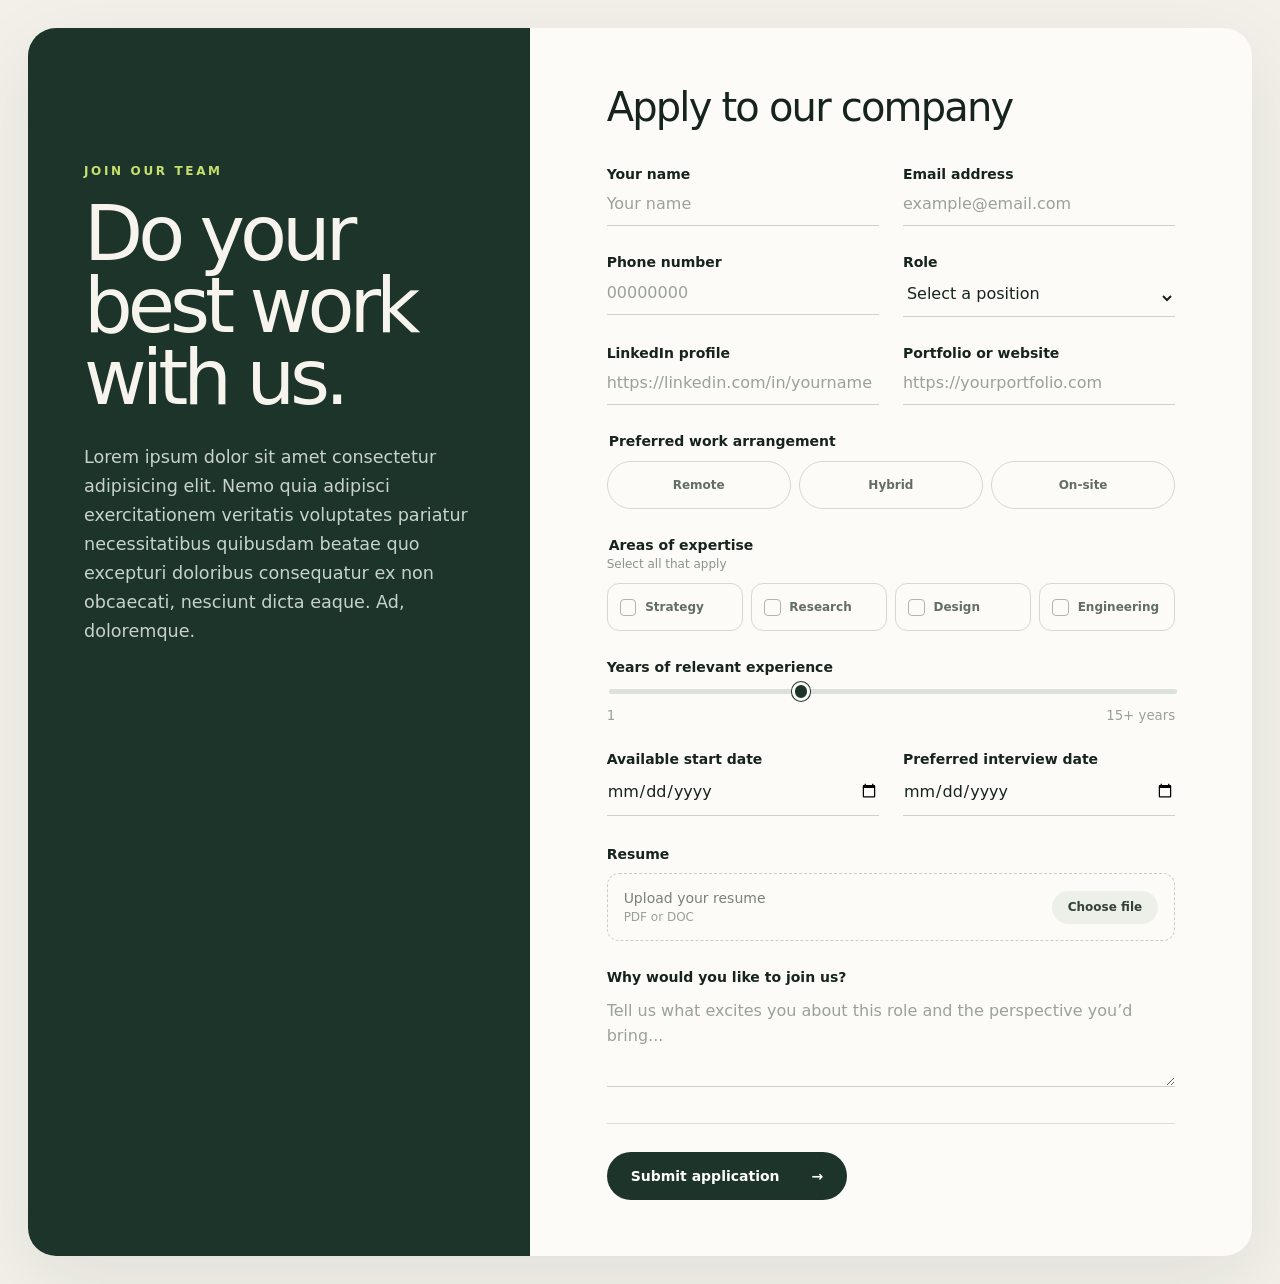
<file: index.html>
<!doctype html>
<html lang="en">
  <head>
    <meta charset="UTF-8" />
    <meta name="viewport" content="width=device-width, initial-scale=1.0" />
    <title>Job</title>
    <link rel="stylesheet" href="css/styles.css" />
  </head>
  <body>
    <main class="page">
      <div class="shell">
        <section class="intro">

          <div class="intro-copy">
            <p class="eyebrow">Join our team</p>
            <h1>Do your best work with us.</h1>
            <p class="lede">
              Lorem ipsum dolor sit amet consectetur adipisicing elit. Nemo quia adipisci exercitationem veritatis voluptates pariatur necessitatibus quibusdam beatae quo excepturi doloribus consequatur ex non obcaecati, nesciunt dicta eaque. Ad, doloremque.
            </p>
          </div>

        </section>

        <section class="form-panel">
          <form class="application-form" action="sub.html" method="get">
            <header class="form-header">
              <div>
                <h2>Apply to our company</h2>
              </div>
            </header>

            <div class="form-grid">
              <label class="field">
                <span>Your name</span>
                <input
                  type="text"
                  name="name"
                  autocomplete="name"
                  placeholder="Your name"
                  required
                />
              </label>

              <label class="field">
                <span>Email address</span>
                <input
                  type="email"
                  name="email"
                  autocomplete="Email"
                
                  placeholder="example@email.com"
                  required
                />
              </label>

              <label class="field">
                <span>Phone number</span>
                <input
                  type="tel"
                  name="phone"
                  autocomplete="tel"
                  placeholder="00000000"
                  pattern="[0-9]{8}"
                  required
                />
              </label>

              <label class="field">
                <span>Role</span>
                <select name="role" required>
                  <option value="" selected disabled>Select a position</option>
                  <option>Senior Product Designer</option>
                  <option>Frontend Engineer</option>
                  <option>Brand Strategist</option>
                  <option>Project Manager</option>
                  <option>General application</option>
                </select>
              </label>

              <label class="field">
                <span>LinkedIn profile</span>
                <input
                  type="url"
                  name="linkedin"
                  placeholder="https://linkedin.com/in/yourname"
                  required
                />
              </label>

              <label class="field">
                <span>Portfolio or website</span>
                <input
                  type="url"
                  name="portfolio"
                  placeholder="https://yourportfolio.com"
                  required
                />
              </label>

              <fieldset class="full-width">
                <legend>Preferred work arrangement</legend>
                <div class="radio-grid">
                  <label class="choice-pill">
                    <input
                      type="radio"
                      name="work-arrangement"
                      value="remote"
                      required
                    />
                    <span>Remote</span>
                  </label>
                  <label class="choice-pill">
                    <input
                      type="radio"
                      name="work-arrangement"
                      value="hybrid"
                    />
                    <span>Hybrid</span>
                  </label>
                  <label class="choice-pill">
                    <input
                      type="radio"
                      name="work-arrangement"
                      value="on-site"
                    />
                    <span>On-site</span>
                  </label>
                </div>
              </fieldset>

              <fieldset class="full-width">
                <legend>Areas of expertise</legend>
                <p class="field-hint">Select all that apply</p>
                <div class="checkbox-grid">
                  <label class="check-card">
                    <input type="checkbox" name="expertise" value="strategy" />
                    <span class="check-mark" aria-hidden="true"></span>
                    <span>Strategy</span>
                  </label>
                  <label class="check-card">
                    <input type="checkbox" name="expertise" value="research" />
                    <span class="check-mark" aria-hidden="true"></span>
                    <span>Research</span>
                  </label>
                  <label class="check-card">
                    <input type="checkbox" name="expertise" value="design" />
                    <span class="check-mark" aria-hidden="true"></span>
                    <span>Design</span>
                  </label>
                  <label class="check-card">
                    <input
                      type="checkbox"
                      name="expertise"
                      value="engineering"
                    />
                    <span class="check-mark" aria-hidden="true"></span>
                    <span>Engineering</span>
                  </label>
                </div>
              </fieldset>

              <label class="range-field full-width">
                <span>Years of relevant experience</span>
                <input
                  type="range"
                  name="experience"
                  min="0"
                  max="15"
                  value="5"
                />
                <span class="range-labels" aria-hidden="true">
                  <small>1</small>
                  <small>15+ years</small>
                </span>
              </label>

              <label class="field">
                <span>Available start date</span>
                <input type="date" name="start-date" required />
              </label>

              <label class="field">
                <span>Preferred interview date</span>
                <input type="date" name="interview-date" required />
              </label>

                <div class="upload-field full-width">
                    <label for="resume" class="label-title">Resume</label>
                    <label class="upload-box" for="resume">
                        <span class="upload-copy">
                        <span class="default-msg">Upload your resume</span>
                        <span class="success-msg">✓ File attached and ready</span>
                        <small>PDF or DOC</small>
                        </span>
                        <span class="file-button">Choose file</span>
                    </label>
                    <input
                        class="visually-hidden"
                        type="file"
                        id="resume"
                        name="resume"
                        accept=".pdf,.doc,.docx"
                        required
                    />
                </div>

              <label class="field full-width">
                <span>Why would you like to join us?</span>
                <textarea
                  name="motivation"
                  rows="3"
                  placeholder="Tell us what excites you about this role and the perspective you’d bring..."
                  required
                ></textarea>
              </label>
            </div>

            <footer class="form-footer">
                
                    <button type="submit" >
                        Submit application
                        <span aria-hidden="true">&rarr;</span>
                    </button>
                
              
            </footer>
          </form>
        </section>
      </div>
    </main>
  </body>
</html>
</file>
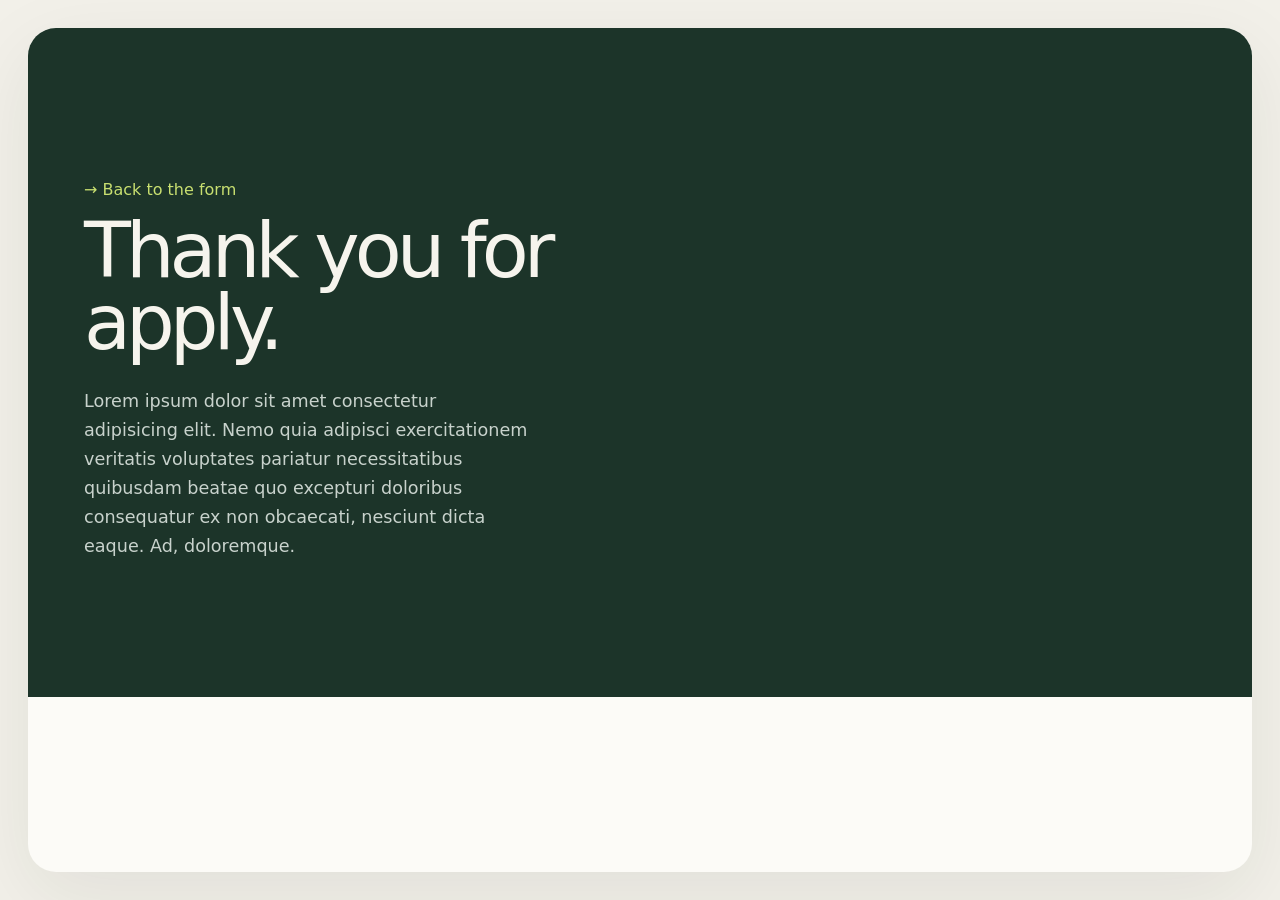
<file: sub.html>
<!doctype html>
<html lang="en">
  <head>
    <meta charset="UTF-8" />
    <meta name="viewport" content="width=device-width, initial-scale=1.0" />
    <title>Job</title>
    <link rel="stylesheet" href="css/styles.css" />
  </head>
  <body>
    <main class="page">
      <div class="shell-sub">
        <section class="intro-sub">

          <div class="intro-copy-sub">
            <p><a href="index.html" class="plain-link">&rarr; Back to the form</a></p>
            
            
            <h1>Thank you for apply.</h1>
            <p class="lede">
              Lorem ipsum dolor sit amet consectetur adipisicing elit. Nemo quia adipisci exercitationem veritatis voluptates pariatur necessitatibus quibusdam beatae quo excepturi doloribus consequatur ex non obcaecati, nesciunt dicta eaque. Ad, doloremque.
            </p>
        </div>
        </section>
      </div>
    </main>
  </body>
</html>
</file>
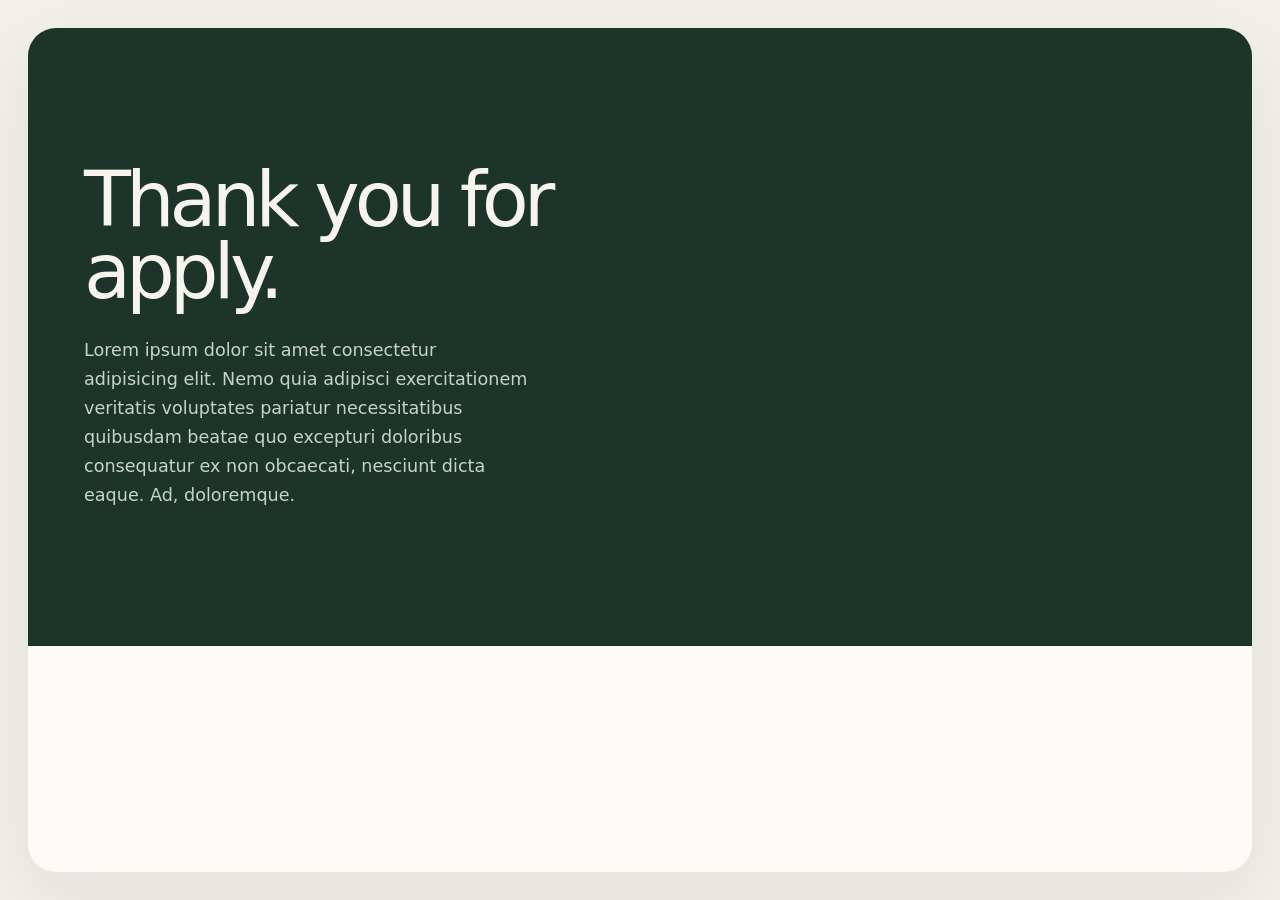
<file: submitted.html>
<!doctype html>
<html lang="en">
  <head>
    <meta charset="UTF-8" />
    <meta name="viewport" content="width=device-width, initial-scale=1.0" />
    <title>Job</title>
    <link rel="stylesheet" href="css/styles.css" />
  </head>
  <body>
    <main class="page">
      <div class="shell-sub">
        <section class="intro-sub">

          <div class="intro-copy-sub">
            
            <h1>Thank you for apply.</h1>
            <p class="lede">
              Lorem ipsum dolor sit amet consectetur adipisicing elit. Nemo quia adipisci exercitationem veritatis voluptates pariatur necessitatibus quibusdam beatae quo excepturi doloribus consequatur ex non obcaecati, nesciunt dicta eaque. Ad, doloremque.
            </p>
          </div>

        </section>
</file>
<file: css/styles.css>
:root {
  color: #17231d;
  background: #f2f0e9;
  font-family:
    Inter, ui-sans-serif, system-ui, -apple-system, BlinkMacSystemFont, "Segoe UI",
    sans-serif;
  font-synthesis: none;
  text-rendering: optimizeLegibility;
}

* {
  box-sizing: border-box;
}

body {
  min-width: 320px;
  margin: 0;
}

button,
input,
select,
textarea {
  font: inherit;
}

button,
select,
label {
  cursor: pointer;
}

.page {
  min-height: 100vh;
  padding: 1.75rem;
}

.shell {
  display: grid;
  grid-template-columns: minmax(340px, 0.82fr) minmax(520px, 1.18fr);
  max-width: 1500px;
  min-height: calc(100vh - 3.5rem);
  margin: 0 auto;
  overflow: hidden;
  border-radius: 1.75rem;
  background: #fcfbf7;
  box-shadow: 0 24px 80px rgba(24, 39, 30, 0.08);
}

.shell-sub {
  display: wrap;
 
  max-width: 1500px;
  min-height: calc(100vh - 3.5rem);
  margin: 0 auto;
  overflow: hidden;
  border-radius: 1.75rem;
  background: #fcfbf7;
  box-shadow: 0 24px 80px rgba(24, 39, 30, 0.08);
}


.intro {
  position: relative;
  display: flex;
  flex-direction: column;
  justify-content: space-between;
  min-width: 0;
  overflow: hidden;
  padding: 3.5rem;
  color: #f6f4ed;
  background: #1c3429;
}

.intro-copy {
  position: relative;
  z-index: 1;
  max-width: 35rem;
  padding: 5rem 0;
}

.intro-sub {
 
  min-width: 0;
  overflow: hidden;
  padding: 3.5rem;
  color: #f6f4ed;
  background: #1c3429;
}

.intro-copy-sub {
  position: relative;
  z-index: 1;
  max-width: 35rem;
  padding: 5rem 0;
}

.plain-link {
  color: #c8df70;
  text-decoration: none;
  
}

.eyebrow,
.form-kicker {
  margin: 0 0 1.25rem;
  color: #c8df70;
  font-size: 0.75rem;
  font-weight: 700;
  letter-spacing: 0.22em;
  text-transform: uppercase;
}

h1 {
  max-width: 8em;
  margin: 0;
  font-size: clamp(3rem, 6vw, 5.4rem);
  font-weight: 500;
  letter-spacing: -0.065em;
  line-height: 0.94;
}

.lede {
  max-width: 28rem;
  margin: 1.75rem 0 0;
  color: #c8d2cc;
  font-size: 1.1rem;
  line-height: 1.65;
}

.form-panel {
  display: flex;
  align-items: center;
  padding: 3.5rem clamp(3rem, 6vw, 7rem);
}

.application-form {
  width: 100%;
  max-width: 42rem;
  margin: 0 auto;
}

.form-header {
  display: flex;
  align-items: end;
  justify-content: space-between;
  gap: 1.5rem;
  margin-bottom: 2.25rem;
}

.form-kicker {
  margin-bottom: 0.5rem;
  color: #6d786f;
}

h2 {
  margin: 0;
  font-size: clamp(2rem, 4vw, 2.5rem);
  font-weight: 500;
  letter-spacing: -0.045em;
}

.form-grid {
  display: grid;
  grid-template-columns: repeat(2, minmax(0, 1fr));
  gap: 1.75rem 1.5rem;
}

.full-width {
  grid-column: 1 / -1;
}

fieldset {
  min-width: 0;
  margin: 0;
  padding: 0;
  border: 0;
}

legend,
.label-title,
.field > span:first-child,
.range-field > span:first-child {
  font-size: 0.875rem;
  font-weight: 650;
}

.field {
  display: flex;
  min-width: 0;
  flex-direction: column;
  gap: 0.625rem;
}

.field input,
.field select,
.field textarea {
  width: 100%;
  padding: 0.15rem 0 0.75rem;
  border: 0;
  border-bottom: 1px solid #ced2cc;
  border-radius: 0;
  outline: none;
  color: #17231d;
  background: transparent;
  transition: border-color 180ms ease;
}

.field input::placeholder,
.field textarea::placeholder {
  color: #9aa19b;
}

.field input:focus,
.field select:focus,
.field textarea:focus {
  border-color: #1c3429;
}

.field input[type="date"] {
  min-height: 2.45rem;
  color-scheme: light;
}

.field textarea {
  min-height: 5.5rem;
  resize: vertical;
  line-height: 1.6;
}

.radio-grid {
  display: grid;
  grid-template-columns: repeat(3, 1fr);
  gap: 0.5rem;
  margin-top: 0.75rem;
}

.choice-pill {
  position: relative;
}

.choice-pill input,
.check-card input,
.visually-hidden {
  position: absolute;
  width: 1px;
  height: 1px;
  overflow: hidden;
  opacity: 0;
}

.choice-pill span {
  display: grid;
  min-height: 3rem;
  place-items: center;
  padding: 0.65rem;
  border: 1px solid #d5d9d3;
  border-radius: 999px;
  color: #626d66;
  font-size: 0.75rem;
  font-weight: 650;
  transition: 180ms ease;
}

.choice-pill:hover span {
  border-color: #8e9a91;
}

.choice-pill input:checked + span {
  border-color: #1c3429;
  color: white;
  background: #1c3429;
}



.field-hint {
  margin: 0.25rem 0 0.75rem;
  color: #8b938d;
  font-size: 0.75rem;
}

.checkbox-grid {
  display: grid;
  grid-template-columns: repeat(4, 1fr);
  gap: 0.5rem;
}

.check-card {
  display: flex;
  min-height: 3rem;
  align-items: center;
  gap: 0.55rem;
  padding: 0.65rem 0.75rem;
  border: 1px solid #d5d9d3;
  border-radius: 0.75rem;
  color: #626d66;
  font-size: 0.75rem;
  font-weight: 650;
  transition: 180ms ease;
}

.check-card:hover {
  border-color: #8e9a91;
}

.check-card:has(input:checked) {
  border-color: #8ca04a;
  color: #26392f;
  background: #f0f5df;
}

.check-mark {
  display: grid;
  width: 1.05rem;
  height: 1.05rem;
  flex: 0 0 auto;
  place-items: center;
  border: 1px solid #adb5af;
  border-radius: 0.25rem;
}

.check-card input:checked + .check-mark {
  border-color: #1c3429;
  background: #1c3429;
}



.range-field {
  display: flex;
  flex-direction: column;
  gap: 0.75rem;
}

.range-field input {
  width: 100%;
  height: 0.3rem;
  appearance: none;
  border-radius: 999px;
  outline: none;
  background: #dce1d9;
}

.range-field input::-webkit-slider-thumb {
  width: 1.15rem;
  height: 1.15rem;
  appearance: none;
  border: 3px solid #fcfbf7;
  border-radius: 50%;
  background: #1c3429;
  box-shadow: 0 0 0 1px #1c3429;
}

.range-field input::-moz-range-thumb {
  width: 0.85rem;
  height: 0.85rem;
  border: 3px solid #fcfbf7;
  border-radius: 50%;
  background: #1c3429;
  box-shadow: 0 0 0 1px #1c3429;
}

.range-field input:focus-visible {
  outline: 2px solid #1c3429;
  outline-offset: 5px;
}

.range-labels {
  display: flex;
  justify-content: space-between;
  color: #9aa19b;
}

.upload-field {
  display: block;
}

.upload-box {
  display: flex;
  align-items: center;
  justify-content: space-between;
  gap: 1rem;
  margin-top: 0.625rem;
  padding: 1rem;
  border: 1px dashed #c8cec8;
  border-radius: 0.75rem;
  transition: border-color 180ms ease;
}

.upload-box:hover {
  border-color: #748078;
}

.upload-copy {
  color: #78817b;
  font-size: 0.875rem;
}

.upload-copy small {
  display: block;
  margin-top: 0.25rem;
  color: #9aa19b;
  font-size: 0.75rem;
}


.upload-box .success-msg {
  display: none;
  font-weight: 600;
  color: #1c3429;
}


.upload-field:has(input[type="file"]:valid) .upload-box {
  border-style: solid;
  border-color: #8ca04a;
  background-color: #f4f7ee;
}


.upload-field:has(input[type="file"]:valid) .default-msg {
  display: none;
}

.upload-field:has(input[type="file"]:valid) .success-msg {
  display: block;
}

.upload-field:has(input[type="file"]:valid) .file-button {
  background: #1c3429;
  color: #ffffff;
}

.file-button {
  flex: 0 0 auto;
  padding: 0.6rem 1rem;
  border-radius: 999px;
  color: #314239;
  background: #edf0e8;
  font-size: 0.75rem;
  font-weight: 650;
}

.form-footer {
  display: flex;
  align-items: center;
  justify-content: space-between;
  gap: 1.25rem;
  margin-top: 2.25rem;
  padding-top: 1.75rem;
  border-top: 1px solid #dcded8;
}

.form-footer p {
  max-width: 20rem;
  margin: 0;
  color: #899089;
  font-size: 0.75rem;
  line-height: 1.6;
}

.form-footer button {
  display: flex;
  align-items: center;
  justify-content: space-between;
  gap: 2rem;
  padding: 1rem 1.5rem;
  border: 0;
  border-radius: 999px;
  color: white;
  background: #1c3429;
  font-size: 0.875rem;
  font-weight: 650;
  transition: background 180ms ease;
}

.form-footer button:hover {
  background: #29493a;
}

.form-footer button span {
  transition: transform 180ms ease;
}

.form-footer button:hover span {
  transform: translateX(0.25rem);
}

.form-footer button:focus-visible {
  outline: 2px solid #1c3429;
  outline-offset: 4px;
}

@media (max-width: 900px) {
  .page {
    padding: 1.25rem;
  }

  .shell {
    grid-template-columns: 1fr;
  }

  .intro {
    min-height: 390px;
    padding: 2.5rem;
  }

  .intro-copy {
    padding: 4rem 0;
  }

  h1 {
    max-width: 10em;
  }

  .form-panel {
    padding: 3.5rem 2.5rem;
  }
}

@media (max-width: 600px) {
  .page {
    padding: 0.75rem;
  }

  .shell {
    min-height: calc(100vh - 1.5rem);
    border-radius: 1.5rem;
  }

  .intro,
  .form-panel {
    padding: 1.75rem;
  }

  .intro-copy {
    padding: 3.5rem 0;
  }

  .form-grid {
    grid-template-columns: 1fr;
  }

  .full-width {
    grid-column: auto;
  }

  .required-note {
    display: none;
  }

  .checkbox-grid {
    grid-template-columns: repeat(2, 1fr);
  }

  .form-footer {
    flex-direction: column-reverse;
    align-items: stretch;
  }

  .form-footer button {
    width: 100%;
  }
}

@media (prefers-reduced-motion: reduce) {
  *,
  *::before,
  *::after {
    scroll-behavior: auto !important;
    transition-duration: 0.01ms !important;
  }
}
</file>
